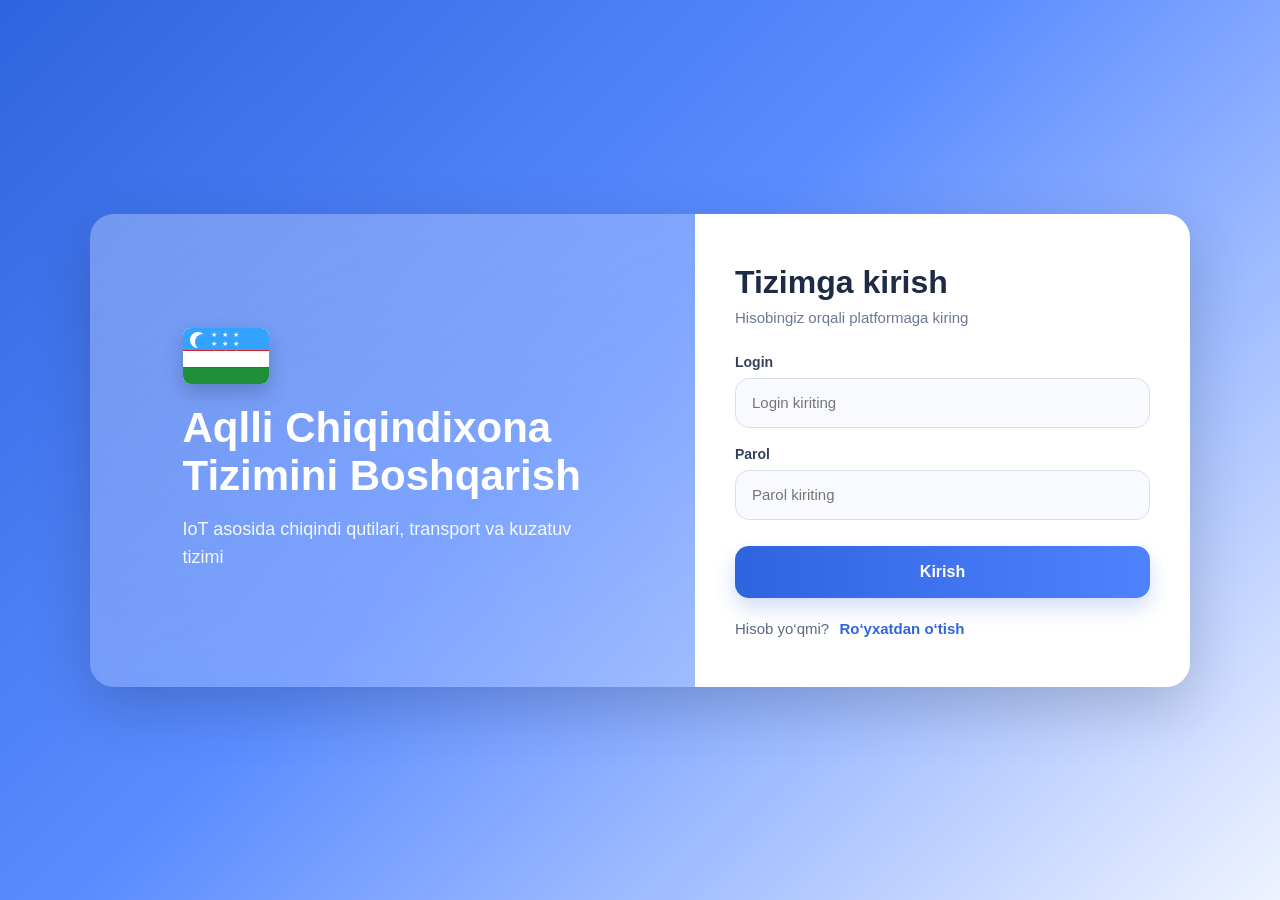
<file: templates/login.html>
<!DOCTYPE html>
<html lang="uz">
<head>
  <meta charset="UTF-8">
  <meta name="viewport" content="width=device-width, initial-scale=1.0">
  <title>Tizimga kirish</title>
  <link rel="stylesheet" href="/static/style.css">
</head>
<body class="auth-page">

  <div class="auth-wrapper">
    <div class="auth-left">
      <div class="auth-brand">
        <div class="auth-flag">
          <div class="flag-top">
            <div class="crescent"></div>
            <div class="stars">
              <span>★</span><span>★</span><span>★</span>
              <span>★</span><span>★</span><span>★</span>
              <span>★</span><span>★</span><span>★</span>
              <span>★</span><span>★</span><span>★</span>
            </div>
          </div>
          <div class="flag-red"></div>
          <div class="flag-middle"></div>
          <div class="flag-red"></div>
          <div class="flag-bottom"></div>
        </div>

        <h1>Aqlli Chiqindixona Tizimini Boshqarish</h1>
        <p>IoT asosida chiqindi qutilari, transport va kuzatuv tizimi</p>
      </div>
    </div>

    <div class="auth-card">
      <div class="auth-card-header">
        <h2>Tizimga kirish</h2>
        <p>Hisobingiz orqali platformaga kiring</p>
      </div>

      <form method="post" class="auth-form">
        <div class="input-group">
          <label for="username">Login</label>
          <input id="username" type="text" name="username" placeholder="Login kiriting" required>
        </div>

        <div class="input-group">
          <label for="password">Parol</label>
          <input id="password" type="password" name="password" placeholder="Parol kiriting" required>
        </div>

        <button type="submit" class="auth-btn">Kirish</button>
      </form>

      <div class="auth-footer">
        <span>Hisob yo‘qmi?</span>
        <a href="/register">Ro‘yxatdan o‘tish</a>
      </div>
    </div>
  </div>

</body>
</html>
</file>
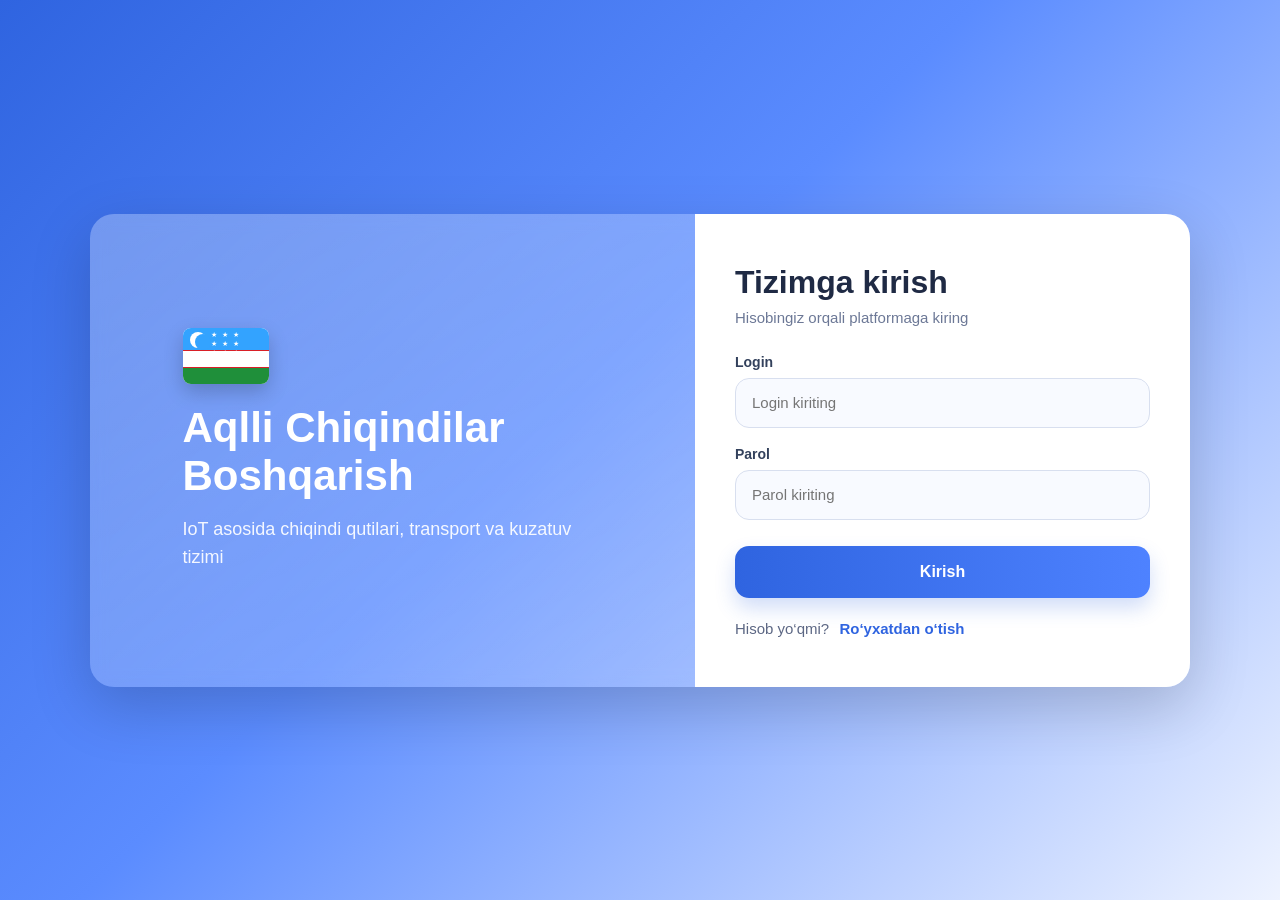
<file: templates/register.html>
<!DOCTYPE html>
<html lang="uz">
<head>
  <meta charset="UTF-8">
  <meta name="viewport" content="width=device-width, initial-scale=1.0">
  <title>Tizimga kirish</title>
  <link rel="stylesheet" href="/static/style.css">
</head>
<body class="auth-page">

  <div class="auth-wrapper">
    <div class="auth-left">
      <div class="auth-brand">
        <div class="auth-flag">
          <div class="flag-top">
            <div class="crescent"></div>
            <div class="stars">
              <span>★</span><span>★</span><span>★</span>
              <span>★</span><span>★</span><span>★</span>
              <span>★</span><span>★</span><span>★</span>
              <span>★</span><span>★</span><span>★</span>
            </div>
          </div>
          <div class="flag-red"></div>
          <div class="flag-middle"></div>
          <div class="flag-red"></div>
          <div class="flag-bottom"></div>
        </div>

        <h1>Aqlli Chiqindilar Boshqarish</h1>
        <p>IoT asosida chiqindi qutilari, transport va kuzatuv tizimi</p>
      </div>
    </div>

    <div class="auth-card">
      <div class="auth-card-header">
        <h2>Tizimga kirish</h2>
        <p>Hisobingiz orqali platformaga kiring</p>
      </div>

      <form method="post" class="auth-form">
        <div class="input-group">
          <label for="username">Login</label>
          <input id="username" type="text" name="username" placeholder="Login kiriting" required>
        </div>

        <div class="input-group">
          <label for="password">Parol</label>
          <input id="password" type="password" name="password" placeholder="Parol kiriting" required>
        </div>

        <button type="submit" class="auth-btn">Kirish</button>
      </form>

      <div class="auth-footer">
        <span>Hisob yo‘qmi?</span>
        <a href="/register">Ro‘yxatdan o‘tish</a>
      </div>
    </div>
  </div>

</body>
</html>
</file>
<file: static/style.css>
body{

margin:0;
font-family:Arial;
background:#eef1f7;

}

header{

background:linear-gradient(90deg,#3b6ae0,#4b7df0);
color:white;

padding:20px;

display:flex;
justify-content:space-between;

}

nav{

display:flex;
gap:15px;

padding:20px;
background:white;

}

.tab{

padding:10px 20px;
border-radius:8px;

border:1px solid #ccc;
cursor:pointer;

}

.page{

padding:40px;

}

.cards{

display:flex;
gap:30px;

}

.device{

background:white;

padding:20px;

width:300px;

border-radius:10px;

border:2px solid #8fe39c;

box-shadow:0 4px 10px rgba(0,0,0,0.1);

}

.progress{

background:#ddd;

height:15px;

border-radius:10px;

margin-top:10px;

}

.progress div{

background:green;

height:15px;

width:30%;

border-radius:10px;

}

button{

margin-top:10px;

background:#3b6ae0;
color:white;

border:none;

padding:10px;

width:100%;

border-radius:6px;

cursor:pointer;

}

.camera{

background:black;
color:white;

height:300px;

display:flex;
align-items:center;
justify-content:center;

}

footer{

text-align:center;
padding:20px;

}

#mapArea{
height:500px;
width:100%;
border-radius:10px;
margin-top:20px;
}

.page{
padding:20px;
}

body{
margin:0;
padding:0;
font-family:Arial;
background:#f4f6fb;
}

.camera-grid{
  display:flex;
  gap:20px;
  flex-wrap:wrap;
}

.chart-box{
  margin-top:30px;
  background:white;
  padding:20px;
  border-radius:12px;
  box-shadow:0 4px 10px rgba(0,0,0,0.08);
}

/* =========================
   AUTH PAGE
========================= */
.auth-page{
  margin:0;
  min-height:100vh;
  font-family:Arial, sans-serif;
  background:linear-gradient(135deg, #2f64e0 0%, #5b8cff 45%, #eef3ff 100%);
  display:flex;
  align-items:center;
  justify-content:center;
  padding:30px;
  box-sizing:border-box;
}

.auth-wrapper{
  width:100%;
  max-width:1100px;
  display:grid;
  grid-template-columns: 1.1fr 0.9fr;
  background:rgba(255,255,255,0.12);
  backdrop-filter: blur(8px);
  border-radius:24px;
  overflow:hidden;
  box-shadow:0 20px 60px rgba(0,0,0,0.18);
}

.auth-left{
  background:linear-gradient(160deg, rgba(255,255,255,0.18), rgba(255,255,255,0.06));
  padding:60px 50px;
  color:white;
  display:flex;
  align-items:center;
  justify-content:center;
}

.auth-brand{
  max-width:420px;
}

.auth-brand h1{
  margin:20px 0 14px 0;
  font-size:42px;
  line-height:1.15;
}

.auth-brand p{
  margin:0;
  font-size:18px;
  line-height:1.6;
  color:rgba(255,255,255,0.92);
}

.auth-card{
  background:white;
  padding:50px 40px;
  display:flex;
  flex-direction:column;
  justify-content:center;
}

.auth-card-header h2{
  margin:0 0 8px 0;
  font-size:32px;
  color:#1f2a44;
}

.auth-card-header p{
  margin:0 0 28px 0;
  color:#6c7896;
  font-size:15px;
}

.auth-form{
  display:flex;
  flex-direction:column;
  gap:18px;
}

.input-group{
  display:flex;
  flex-direction:column;
  gap:8px;
}

.input-group label{
  font-size:14px;
  font-weight:600;
  color:#33415c;
}

.input-group input{
  height:50px;
  border:1px solid #d8dfef;
  border-radius:14px;
  padding:0 16px;
  font-size:15px;
  outline:none;
  transition:0.2s ease;
  background:#f8faff;
  box-sizing:border-box;
}

.input-group input:focus{
  border-color:#3b6ae0;
  background:white;
  box-shadow:0 0 0 4px rgba(59,106,224,0.12);
}

.auth-btn{
  height:52px;
  border:none;
  border-radius:14px;
  background:linear-gradient(90deg, #2f64e0, #4e82ff);
  color:white;
  font-size:16px;
  font-weight:700;
  cursor:pointer;
  margin-top:8px;
  transition:0.2s ease;
  box-shadow:0 10px 20px rgba(47,100,224,0.22);
}

.auth-btn:hover{
  transform:translateY(-1px);
  box-shadow:0 14px 24px rgba(47,100,224,0.28);
}

.auth-footer{
  margin-top:22px;
  font-size:15px;
  color:#5c6784;
}

.auth-footer a{
  color:#2f64e0;
  font-weight:700;
  text-decoration:none;
  margin-left:6px;
}

.auth-footer a:hover{
  text-decoration:underline;
}

/* Bayroq */
.auth-flag{
  width:86px;
  height:56px;
  border-radius:8px;
  overflow:hidden;
  box-shadow:0 8px 20px rgba(0,0,0,0.2);
  background:white;
  position:relative;
}

.flag-top{
  height:22px;
  background:#33a3ff;
  position:relative;
}

.flag-middle{
  height:16px;
  background:white;
}

.flag-bottom{
  height:16px;
  background:#1f8f3a;
}

.flag-red{
  height:1px;
  background:#d91f26;
}

.crescent{
  position:absolute;
  top:4px;
  left:7px;
  width:16px;
  height:16px;
  background:white;
  border-radius:50%;
}

.crescent::after{
  content:"";
  position:absolute;
  top:2px;
  left:5px;
  width:16px;
  height:16px;
  background:#33a3ff;
  border-radius:50%;
}

.stars{
  position:absolute;
  top:3px;
  left:28px;
  display:grid;
  grid-template-columns:repeat(3, 1fr);
  gap:2px 5px;
  color:white;
  font-size:7px;
  line-height:1;
}

@media (max-width: 900px){
  .auth-wrapper{
    grid-template-columns:1fr;
  }

  .auth-left{
    padding:40px 28px;
  }

  .auth-brand h1{
    font-size:30px;
  }

  .auth-brand p{
    font-size:16px;
  }

  .auth-card{
    padding:34px 24px;
  }
}
</file>
